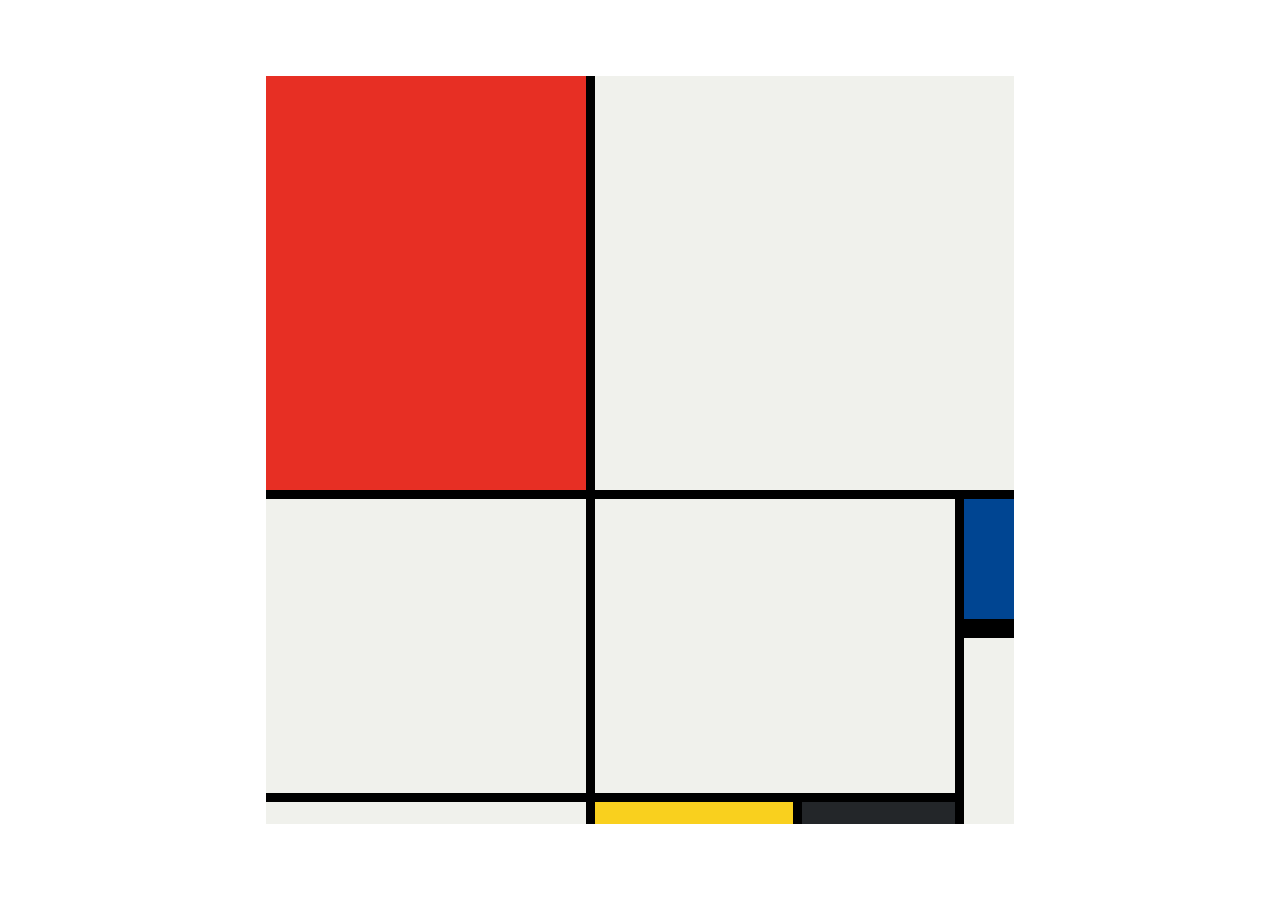
<file: CSS/10.3 Mondrian Project/index.html>
<!DOCTYPE html>
<html lang="en">

<head>
  <meta charset="UTF-8">
  <meta name="viewport" content="width=device-width, initial-scale=1.0">
  <title>Mondrian Project</title>
  <style>
    /* 
    Write your CSS here 
    Gap Colour: #000
    White: #F0F1EC
    Red: #E72F24
    Black: #232629
    Blue: #004592
    Yellow: #F9D01E

    For dimensions, see dimensions.png image.
    HINT: Remember you can't change the properties of grid lines.
    But grid lines are transparent!
    */
    body {
      display: flex;
      justify-content: center;
      align-items: center;
      height: 100vh;
      margin: 0;
      padding: 0;
    }

    .container {
      height: 748px;
      width: 748px;
      display: grid;
      background-color: #000;
      grid-template-columns: 320px 198px 153px 50px;
      grid-template-rows: 414px 130px 155px 22px;
      gap: 9px;
    }

    .item {
      background-color: #F0F1EC;
    }

    .red {
      background-color: #E72F24;
    }

    .white1 {
      grid-column: span 3;
    }

    .white2 {
      grid-row: span 2;
    }

    .white3 {
      grid-area: 2 / 2 / 4 /4
    }

    .blue {
      background-color: #004592;
      border-bottom: 10px solid #000;
    }

    .white4 {
      grid-row: span 2;
    }

    .yellow {
      background-color: #F9D01E;
    }

    .black {
      background-color: #232629;
    }
  </style>
</head>

<body>
  <!-- Write your HTML here -->
  <div class="container">
    <div class="item red"></div>
    <div class="item white1"></div>
    <div class="item white2"></div>
    <div class="item white3"></div>
    <div class="item blue"></div>
    <div class="item white4"></div>
    <div class="item"></div>
    <div class="item yellow"></div>
    <div class="item black"></div>
  </div>

</body>

</html>
</file>
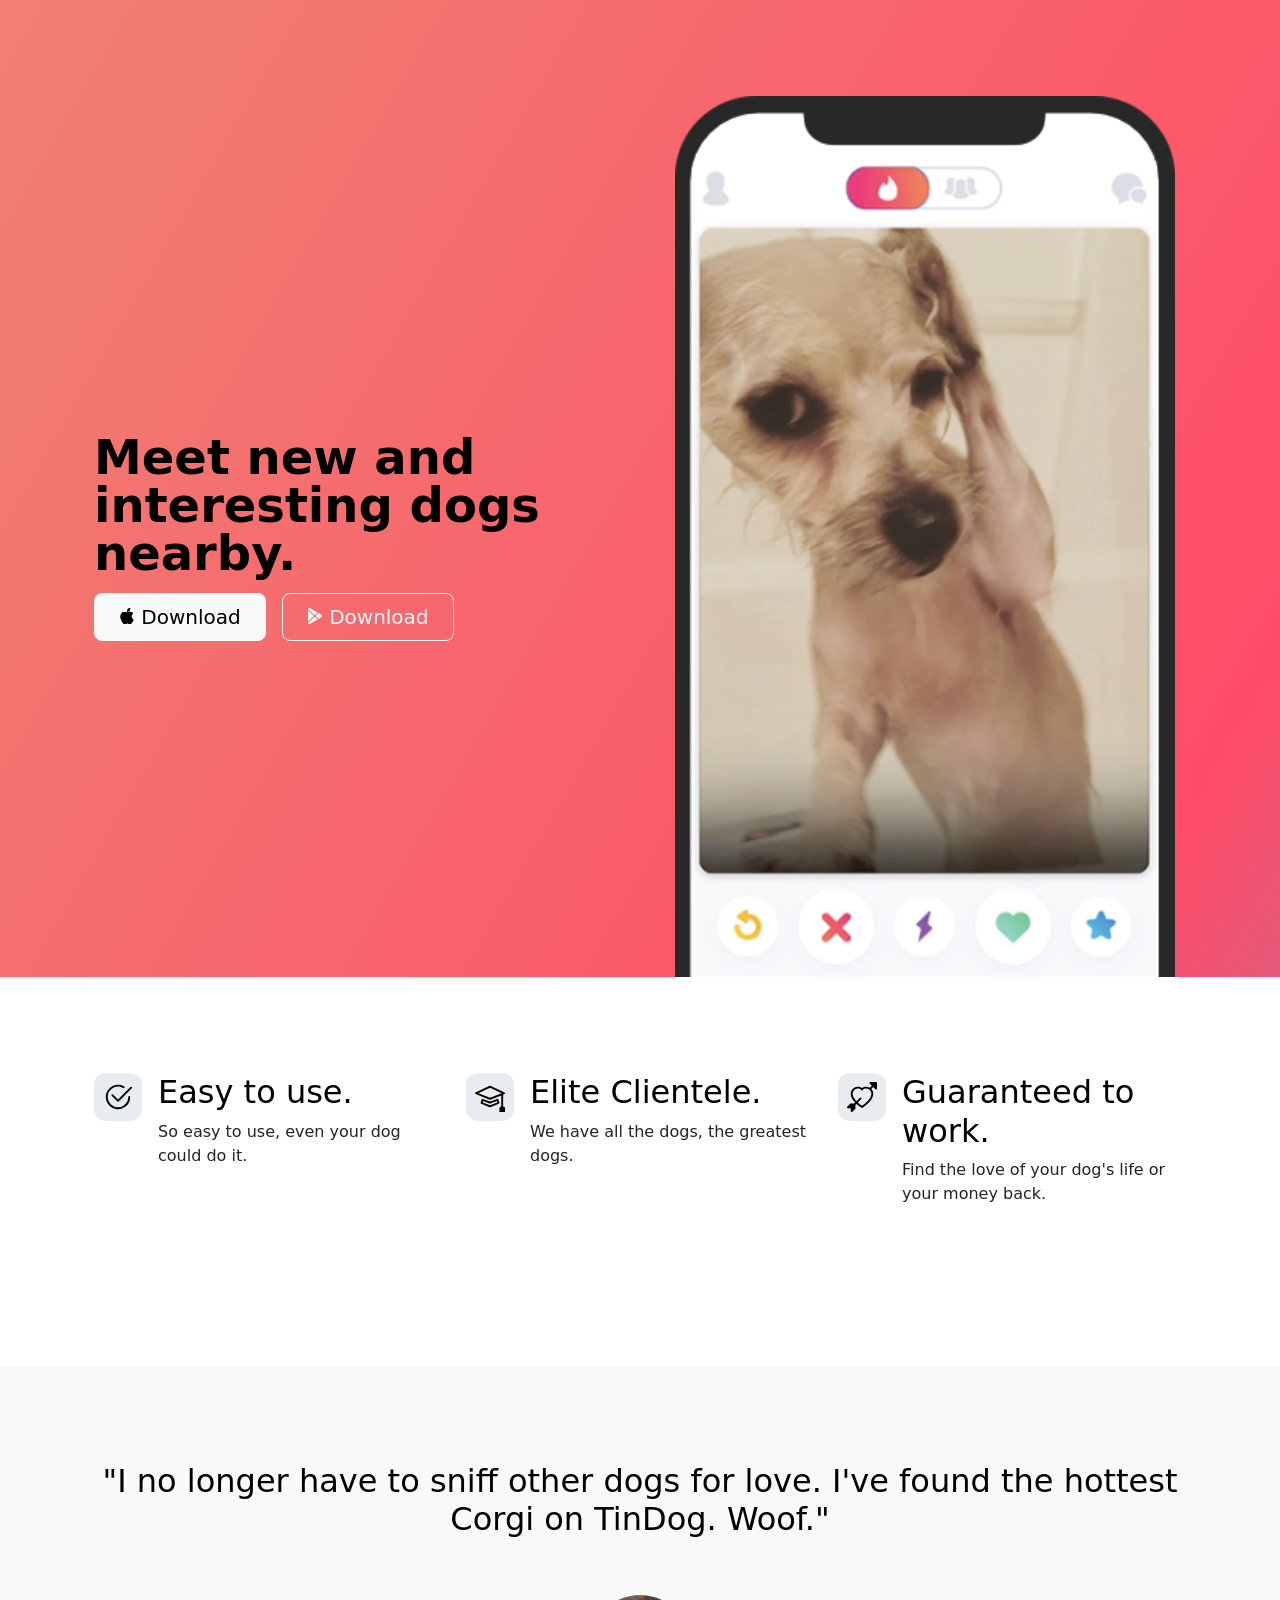
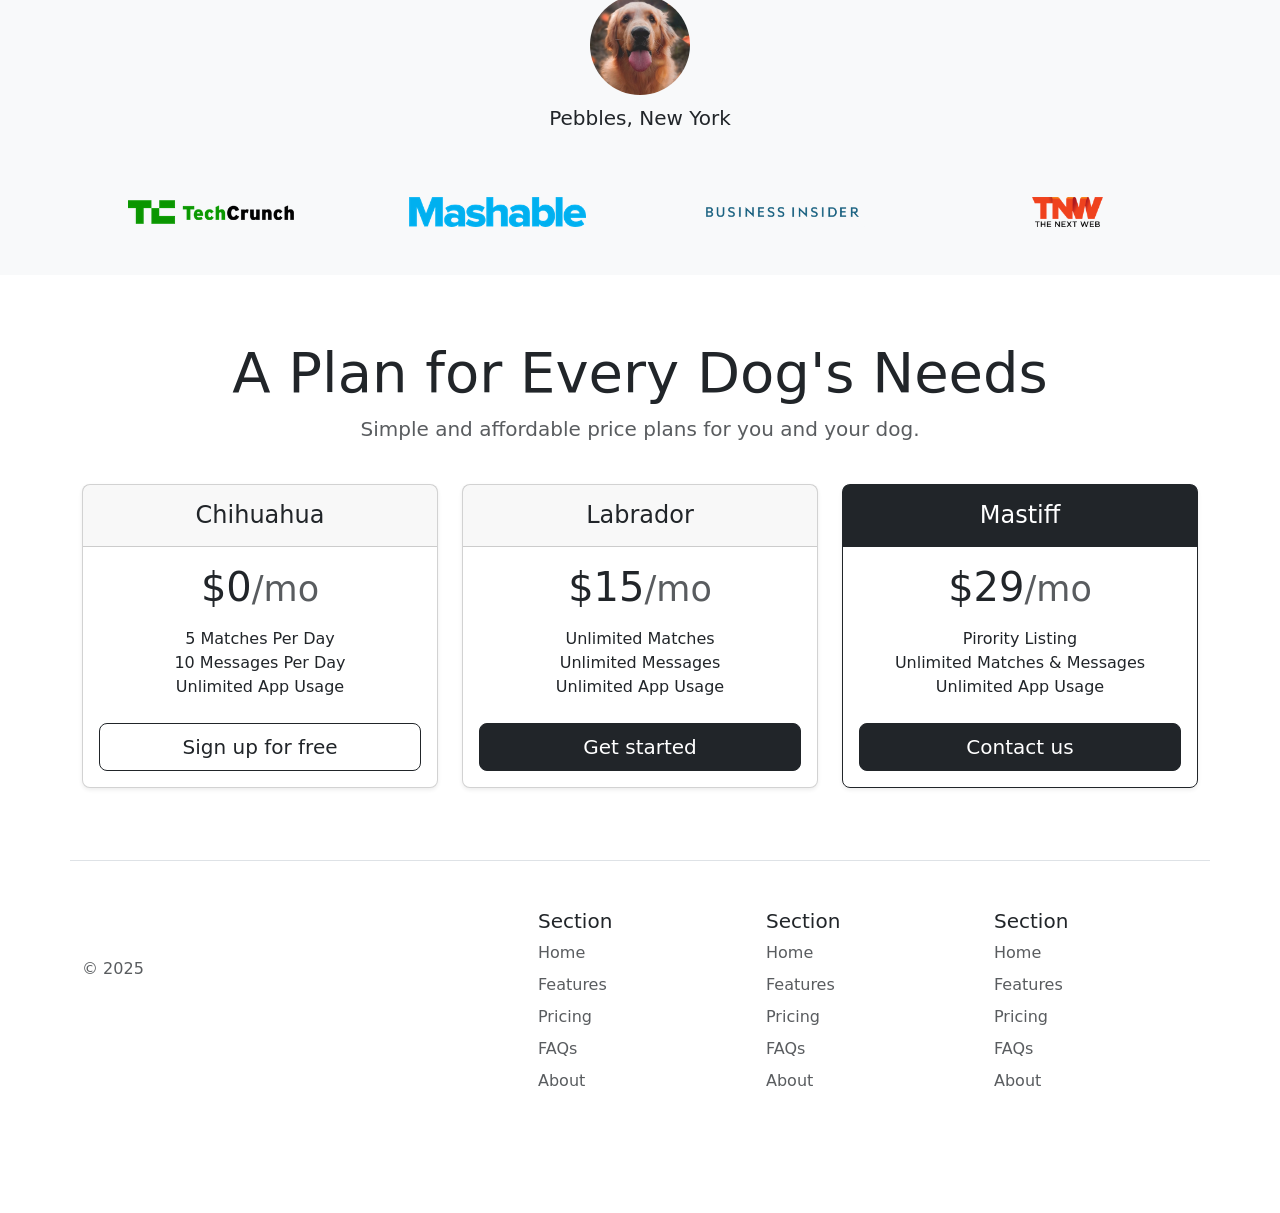
<file: CSS/11.3 TinDog Project/index.html>
<!DOCTYPE html>
<html lang="en">

<head>
  <meta charset="UTF-8">
  <meta name="viewport" content="width=device-width, initial-scale=1.0">
  <title>TinDog Project</title>
  <link href="https://cdn.jsdelivr.net/npm/bootstrap@5.3.8/dist/css/bootstrap.min.css" rel="stylesheet"
    integrity="sha384-sRIl4kxILFvY47J16cr9ZwB07vP4J8+LH7qKQnuqkuIAvNWLzeN8tE5YBujZqJLB" crossorigin="anonymous">
</head>

<link rel="stylesheet" href="./css/style.css">

<body>

  <!-- Title -->
  <section id="title" class="gradient-background">
    <div class="container col-xxl-8 px-4 pt-5">
      <div class="row flex-lg-row-reverse align-items-center g-5 pt-5">
        <div class="col-10 col-sm-8 col-lg-6"> <img src="./images/iphone.png" class="d-block mx-lg-auto img-fluid"
            alt="iphone " width="500" height="500" loading="lazy"> </div>
        <div class="col-lg-6">
          <h1 class="display-5 fw-bold text-body-emphasis lh-1 mb-3">Meet new and interesting dogs nearby.</h1>
          <div class="d-grid gap-2 d-md-flex justify-content-md-start"> <button type="button"
              class="btn btn-light btn-lg px-4 me-md-2"> <svg xmlns="http://www.w3.org/2000/svg" width="16" height="16"
                fill="currentColor" class="bi bi-apple mb-1" viewBox="0 0 16 16">
                <path
                  d="M11.182.008C11.148-.03 9.923.023 8.857 1.18c-1.066 1.156-.902 2.482-.878 2.516.024.034 1.52.087 2.475-1.258.955-1.345.762-2.391.728-2.43Zm3.314 11.733c-.048-.096-2.325-1.234-2.113-3.422.212-2.189 1.675-2.789 1.698-2.854.023-.065-.597-.79-1.254-1.157a3.692 3.692 0 0 0-1.563-.434c-.108-.003-.483-.095-1.254.116-.508.139-1.653.589-1.968.607-.316.018-1.256-.522-2.267-.665-.647-.125-1.333.131-1.824.328-.49.196-1.422.754-2.074 2.237-.652 1.482-.311 3.83-.067 4.56.244.729.625 1.924 1.273 2.796.576.984 1.34 1.667 1.659 1.899.319.232 1.219.386 1.843.067.502-.308 1.408-.485 1.766-.472.357.013 1.061.154 1.782.539.571.197 1.111.115 1.652-.105.541-.221 1.324-1.059 2.238-2.758.347-.79.505-1.217.473-1.282Z" />
                <path
                  d="M11.182.008C11.148-.03 9.923.023 8.857 1.18c-1.066 1.156-.902 2.482-.878 2.516.024.034 1.52.087 2.475-1.258.955-1.345.762-2.391.728-2.43Zm3.314 11.733c-.048-.096-2.325-1.234-2.113-3.422.212-2.189 1.675-2.789 1.698-2.854.023-.065-.597-.79-1.254-1.157a3.692 3.692 0 0 0-1.563-.434c-.108-.003-.483-.095-1.254.116-.508.139-1.653.589-1.968.607-.316.018-1.256-.522-2.267-.665-.647-.125-1.333.131-1.824.328-.49.196-1.422.754-2.074 2.237-.652 1.482-.311 3.83-.067 4.56.244.729.625 1.924 1.273 2.796.576.984 1.34 1.667 1.659 1.899.319.232 1.219.386 1.843.067.502-.308 1.408-.485 1.766-.472.357.013 1.061.154 1.782.539.571.197 1.111.115 1.652-.105.541-.221 1.324-1.059 2.238-2.758.347-.79.505-1.217.473-1.282Z" />
              </svg> Download</button>

            <button type="button" class="btn btn-outline-light btn-lg px-4"> <svg xmlns="http://www.w3.org/2000/svg"
                width="16" height="16" fill="currentColor" class="bi bi-google-play mb-1" viewBox="0 0 16 16">
                <path
                  d="M14.222 9.374c1.037-.61 1.037-2.137 0-2.748L11.528 5.04 8.32 8l3.207 2.96 2.694-1.586Zm-3.595 2.116L7.583 8.68 1.03 14.73c.201 1.029 1.36 1.61 2.303 1.055l7.294-4.295ZM1 13.396V2.603L6.846 8 1 13.396ZM1.03 1.27l6.553 6.05 3.044-2.81L3.333.215C2.39-.341 1.231.24 1.03 1.27Z" />
              </svg>
              Download</button>
          </div>
        </div>
      </div>
    </div>
  </section>


  <!-- Features -->
  <section id="features">

    <div class="container px-4 py-5" id="hanging-icons">
      <div class="row g-4 py-5 row-cols-1 row-cols-lg-3">
        <div class="col d-flex align-items-start">
          <div
            class="icon-square text-body-emphasis bg-body-secondary d-inline-flex align-items-center justify-content-center fs-4 flex-shrink-0 me-3">
            <svg xmlns="http://www.w3.org/2000/svg" height="30" fill="currentColor" class="bi bi-check2-circle"
              viewBox="0 0 16 16">
              <path
                d="M2.5 8a5.5 5.5 0 0 1 8.25-4.764.5.5 0 0 0 .5-.866A6.5 6.5 0 1 0 14.5 8a.5.5 0 0 0-1 0 5.5 5.5 0 1 1-11 0z" />
              <path
                d="M15.354 3.354a.5.5 0 0 0-.708-.708L8 9.293 5.354 6.646a.5.5 0 1 0-.708.708l3 3a.5.5 0 0 0 .708 0l7-7z" />
            </svg>
          </div>
          <div>
            <h3 class="fs-2 text-body-emphasis"> Easy to use.</h3>
            <p>So easy to use, even your dog could do it.</p>
          </div>
        </div>


        <div class="col d-flex align-items-start">
          <div
            class="icon-square text-body-emphasis bg-body-secondary d-inline-flex align-items-center justify-content-center fs-4 flex-shrink-0 me-3">
            <svg xmlns="http://www.w3.org/2000/svg" height="30" fill="currentColor" class="bi bi-mortarboard"
              viewBox="0 0 16 16">
              <path
                d="M8.211 2.047a.5.5 0 0 0-.422 0l-7.5 3.5a.5.5 0 0 0 .025.917l7.5 3a.5.5 0 0 0 .372 0L14 7.14V13a1 1 0 0 0-1 1v2h3v-2a1 1 0 0 0-1-1V6.739l.686-.275a.5.5 0 0 0 .025-.917l-7.5-3.5ZM8 8.46 1.758 5.965 8 3.052l6.242 2.913L8 8.46Z" />
              <path
                d="M4.176 9.032a.5.5 0 0 0-.656.327l-.5 1.7a.5.5 0 0 0 .294.605l4.5 1.8a.5.5 0 0 0 .372 0l4.5-1.8a.5.5 0 0 0 .294-.605l-.5-1.7a.5.5 0 0 0-.656-.327L8 10.466 4.176 9.032Zm-.068 1.873.22-.748 3.496 1.311a.5.5 0 0 0 .352 0l3.496-1.311.22.748L8 12.46l-3.892-1.556Z" />
            </svg>
          </div>
          <div>
            <h3 class="fs-2 text-body-emphasis">Elite Clientele.</h3>
            <p>We have all the dogs, the greatest dogs.</p>
          </div>
        </div>


        <div class="col d-flex align-items-start">
          <div
            class="icon-square text-body-emphasis bg-body-secondary d-inline-flex align-items-center justify-content-center fs-4 flex-shrink-0 me-3">
            <svg xmlns="http://www.w3.org/2000/svg" height="30" fill="currentColor" class="bi bi-arrow-through-heart"
              viewBox="0 0 16 16">
              <path fill-rule="evenodd"
                d="M2.854 15.854A.5.5 0 0 1 2 15.5V14H.5a.5.5 0 0 1-.354-.854l1.5-1.5A.5.5 0 0 1 2 11.5h1.793l.53-.53c-.771-.802-1.328-1.58-1.704-2.32-.798-1.575-.775-2.996-.213-4.092C3.426 2.565 6.18 1.809 8 3.233c1.25-.98 2.944-.928 4.212-.152L13.292 2 12.147.854A.5.5 0 0 1 12.5 0h3a.5.5 0 0 1 .5.5v3a.5.5 0 0 1-.854.354L14 2.707l-1.006 1.006c.236.248.44.531.6.845.562 1.096.585 2.517-.213 4.092-.793 1.563-2.395 3.288-5.105 5.08L8 13.912l-.276-.182a21.86 21.86 0 0 1-2.685-2.062l-.539.54V14a.5.5 0 0 1-.146.354l-1.5 1.5Zm2.893-4.894A20.419 20.419 0 0 0 8 12.71c2.456-1.666 3.827-3.207 4.489-4.512.679-1.34.607-2.42.215-3.185-.817-1.595-3.087-2.054-4.346-.761L8 4.62l-.358-.368c-1.259-1.293-3.53-.834-4.346.761-.392.766-.464 1.845.215 3.185.323.636.815 1.33 1.519 2.065l1.866-1.867a.5.5 0 1 1 .708.708L5.747 10.96Z" />
            </svg>
          </div>
          <div>
            <h3 class="fs-2 text-body-emphasis">Guaranteed to work.</h3>
            <p>Find the love of your dog's life or your money back.</p>
          </div>
        </div>
      </div>
    </div>
  </section>


  <!-- Testimonial -->
  <section id="testimonial">
    <div class="my-5">
      <div class="p-5 text-center bg-body-tertiary">
        <div class="container py-5">
          <h2 class="text-body-emphasis">"I no longer have to sniff other dogs for love. I've found the hottest Corgi
            on
            TinDog. Woof."</h2>
          <img class="profile-img mt-5" src="./images/dog-img.jpg" alt="dog image">
          <p class="col-lg-8 mx-auto lead mt-2">
            Pebbles, New York
          </p>
        </div>

        <div class="container">
          <div class="row">
            <div class="col-lg-3 col-sm-12">
              <img src="./images/techcrunch.png" alt="techcrunch" height="30">
            </div>
            <div class="col-lg-3 col-sm-12">
              <img src="./images/mashable.png" alt="mashable" height="30">
            </div>
            <div class="col-lg-3 col-sm-12">
              <img src="./images/bizinsider.png" alt="bizinsider" height="30">
            </div>
            <div class="col-lg-3 col-sm-12">
              <img src="./images/tnw.png" alt="tnw" height="30">
            </div>
          </div>
        </div>
      </div>
    </div>
  </section>


  <!-- Pricing -->

  <section id="pricing">
    <div class="container">
      <div class="pricing-header p-3 pb-md-4 mx-auto text-center">
        <h2 class="display-4 fw-normal">A Plan for Every Dog's Needs</h2>
        <p class="fs-5 text-body-secondary">Simple and affordable price plans for you and your dog.
        </p>
      </div>
      <div class="row row-cols-1 row-cols-md-3 mb-3 text-center">
        <div class="col">
          <div class="card mb-4 rounded-3 shadow-sm">
            <div class="card-header py-3">
              <h4 class="my-0 fw-normal">Chihuahua</h4>
            </div>
            <div class="card-body">
              <h1 class="card-title pricing-card-title">$0<small class="text-body-secondary fw-light">/mo</small></h1>
              <ul class="list-unstyled mt-3 mb-4">
                <li>5 Matches Per Day</li>
                <li>10 Messages Per Day</li>
                <li>Unlimited App Usage</li>
              </ul>
              <button type="button" class="w-100 btn btn-lg btn-outline-dark">Sign up for free</button>
            </div>
          </div>
        </div>
        <div class="col">
          <div class="card mb-4 rounded-3 shadow-sm">
            <div class="card-header py-3">
              <h4 class="my-0 fw-normal">Labrador</h4>
            </div>
            <div class="card-body">
              <h1 class="card-title pricing-card-title">$15<small class="text-body-secondary fw-light">/mo</small></h1>
              <ul class="list-unstyled mt-3 mb-4">
                <li>Unlimited Matches</li>
                <li>Unlimited Messages</li>
                <li>Unlimited App Usage</li>
              </ul>
              <button type="button" class="w-100 btn btn-lg btn-dark">Get started</button>
            </div>
          </div>
        </div>
        <div class="col">
          <div class="card mb-4 rounded-3 shadow-sm border-dark">
            <div class="card-header py-3 text-bg-dark border-dark">
              <h4 class="my-0 fw-normal">Mastiff</h4>
            </div>
            <div class="card-body">
              <h1 class="card-title pricing-card-title">$29<small class="text-body-secondary fw-light">/mo</small></h1>
              <ul class="list-unstyled mt-3 mb-4">
                <li>Pirority Listing</li>
                <li>Unlimited Matches &amp; Messages</li>
                <li>Unlimited App Usage</li>
              </ul>
              <button type="button" class="w-100 btn btn-lg btn-dark">Contact us</button>
            </div>
          </div>
        </div>
      </div>
    </div>
  </section>

  <!-- Footer -->
  <section id="footer">
    <div class="container">
      <footer class="row row-cols-1 row-cols-sm-2 row-cols-md-5 py-5 my-5 border-top">
        <div class="col mb-3"> <a href="/"
            class="d-flex align-items-center mb-3 link-body-emphasis text-decoration-none" aria-label="Bootstrap"> <svg
              class="bi me-2" width="40" height="32" aria-hidden="true">
              <use xlink:href="#bootstrap"></use>
            </svg> </a>
          <p class="text-body-secondary">© 2025</p>
        </div>
        <div class="col mb-3"></div>
        <div class="col mb-3">
          <h5>Section</h5>
          <ul class="nav flex-column">
            <li class="nav-item mb-2"><a href="#" class="nav-link p-0 text-body-secondary">Home</a></li>
            <li class="nav-item mb-2"><a href="#" class="nav-link p-0 text-body-secondary">Features</a></li>
            <li class="nav-item mb-2"><a href="#" class="nav-link p-0 text-body-secondary">Pricing</a></li>
            <li class="nav-item mb-2"><a href="#" class="nav-link p-0 text-body-secondary">FAQs</a></li>
            <li class="nav-item mb-2"><a href="#" class="nav-link p-0 text-body-secondary">About</a></li>
          </ul>
        </div>
        <div class="col mb-3">
          <h5>Section</h5>
          <ul class="nav flex-column">
            <li class="nav-item mb-2"><a href="#" class="nav-link p-0 text-body-secondary">Home</a></li>
            <li class="nav-item mb-2"><a href="#" class="nav-link p-0 text-body-secondary">Features</a></li>
            <li class="nav-item mb-2"><a href="#" class="nav-link p-0 text-body-secondary">Pricing</a></li>
            <li class="nav-item mb-2"><a href="#" class="nav-link p-0 text-body-secondary">FAQs</a></li>
            <li class="nav-item mb-2"><a href="#" class="nav-link p-0 text-body-secondary">About</a></li>
          </ul>
        </div>
        <div class="col mb-3">
          <h5>Section</h5>
          <ul class="nav flex-column">
            <li class="nav-item mb-2"><a href="#" class="nav-link p-0 text-body-secondary">Home</a></li>
            <li class="nav-item mb-2"><a href="#" class="nav-link p-0 text-body-secondary">Features</a></li>
            <li class="nav-item mb-2"><a href="#" class="nav-link p-0 text-body-secondary">Pricing</a></li>
            <li class="nav-item mb-2"><a href="#" class="nav-link p-0 text-body-secondary">FAQs</a></li>
            <li class="nav-item mb-2"><a href="#" class="nav-link p-0 text-body-secondary">About</a></li>
          </ul>
        </div>
      </footer>
    </div>
  </section>
</body>

</html>
</file>
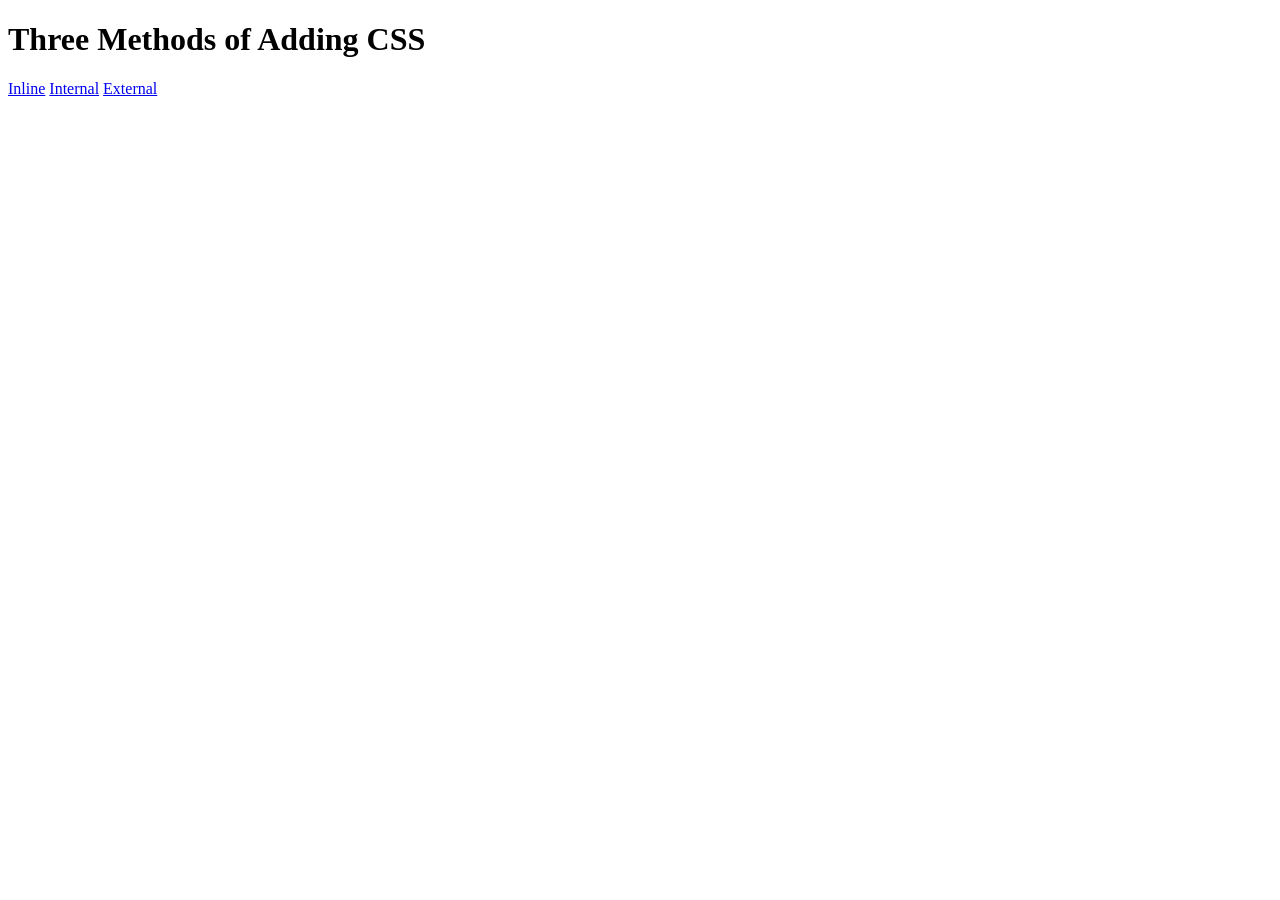
<file: CSS/5.1+Adding+CSS/index.html>
<!DOCTYPE html>
<html lang="en">

<head>
  <meta charset="UTF-8">
  <title>Adding CSS</title>
</head>

<body>
  <h1>Three Methods of Adding CSS</h1>
 <a href="./inline.html">Inline</a> 
 <a href="./internal.html">Internal</a>
 <a href="./external.html">External</a>
</body>

</html>
</file>
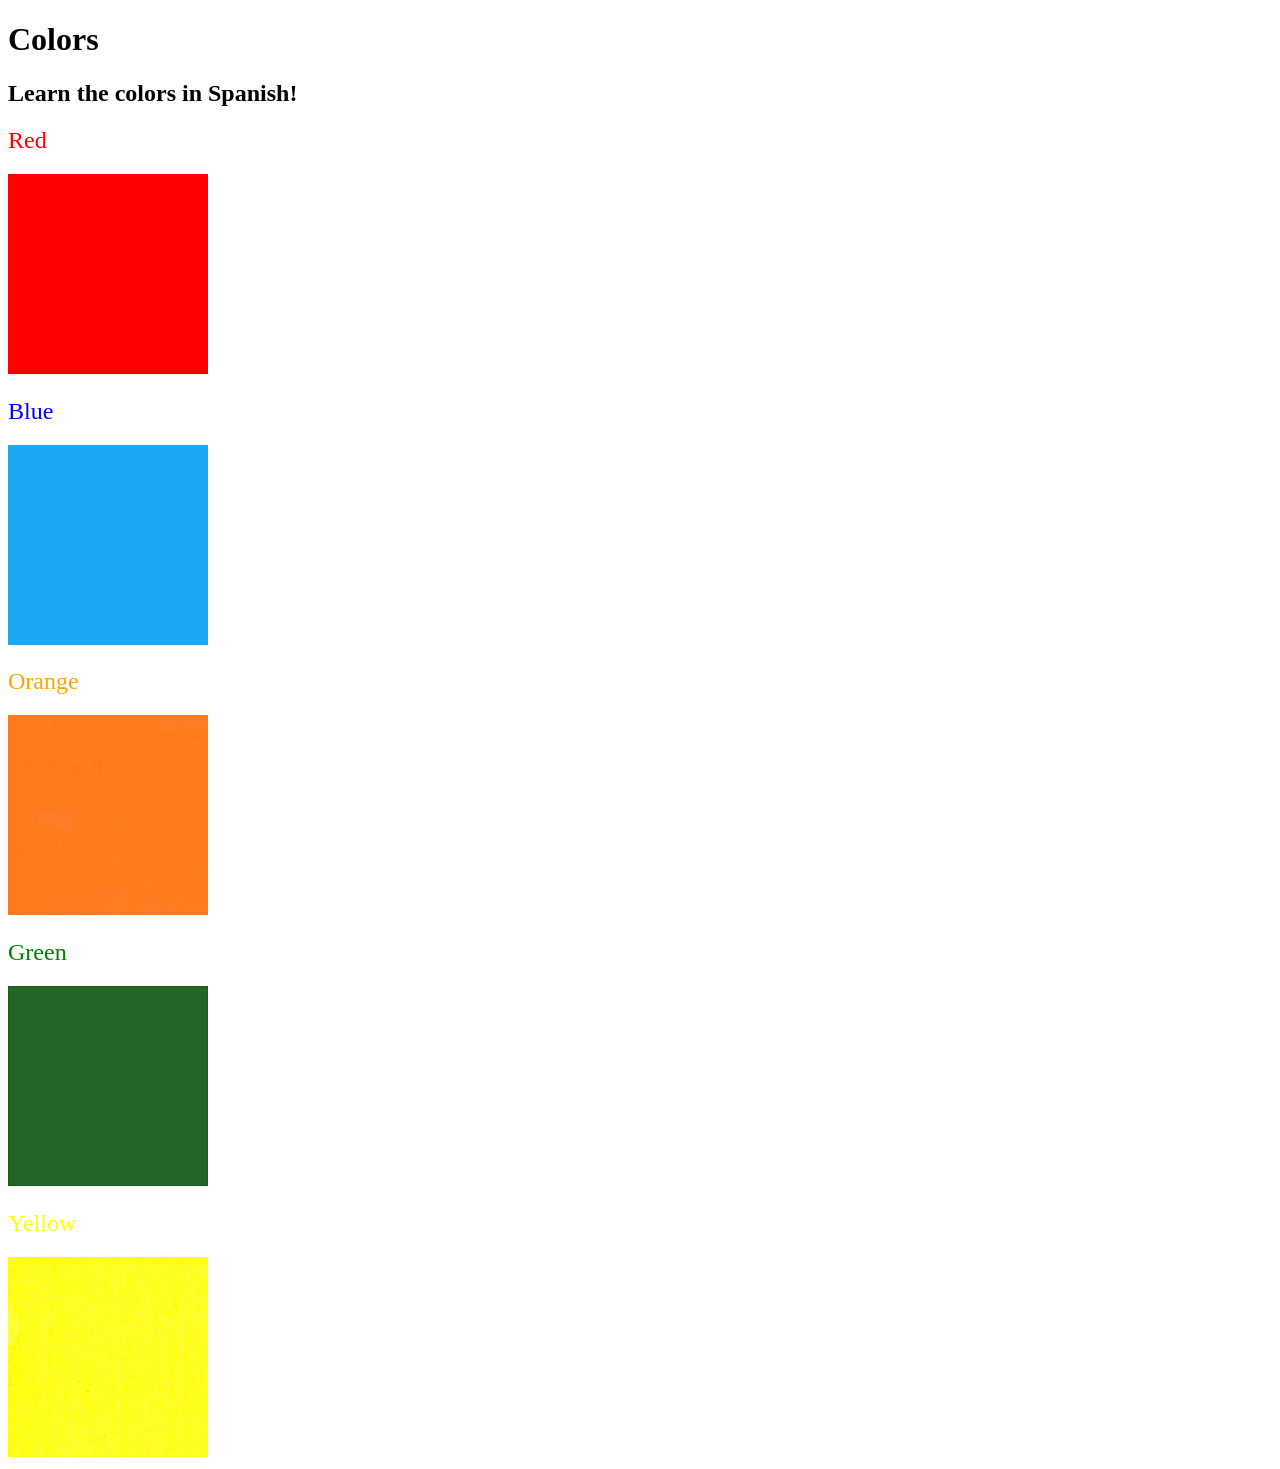
<file: CSS/5.4+Color+Vocab+Project/index.html>
<!DOCTYPE html>
<html lang="en">

<head>
  <meta charset="UTF-8" />
  <title>color Vocabulary</title>
  <link rel="stylesheet" href="./style.css" />
</head>

<body>
  <h1>Colors</h1>
  <h2>Learn the colors in Spanish!</h2>
  <h2 class="color-title" id="red">Red</h2>
  <img src="./assets/images/red.png" alt="red" />

  <h2 class="color-title" id="blue">Blue</h2>
  <img src="./assets/images/blue.png" alt="blue" />

  <h2 class="color-title" id="orange">Orange</h2>
  <img src="./assets/images/orange.png" alt="orange" />

  <h2 class="color-title" id="green">Green</h2>
  <img src="./assets/images/green.png" alt="green" />

  <h2 class="color-title" id="yellow">Yellow</h2>
  <img src="./assets/images/yellow.png" alt="yellow" />
</body>

</html>

<!-- 
TODOs
IMPORTANT: You should not need to make ANY CHANGES to index.html
All code should be written in your CSS file.

1. Create a CSS file and incorporate it as an external stylesheet.
2. Use CSS to style each of the color titles to meaning. 
Hint: Use the id to help if you don't know the words in spanish.
3. Use CSS to change all the color titles to have "font-weight: normal;"
4. Use CSS (not HTML) to make all the images 200px heigh and 200px wide. 
Hint: 
https://developer.mozilla.org/en-US/docs/Web/CSS/height
https://developer.mozilla.org/en-US/docs/Web/CSS/width
-->
</file>
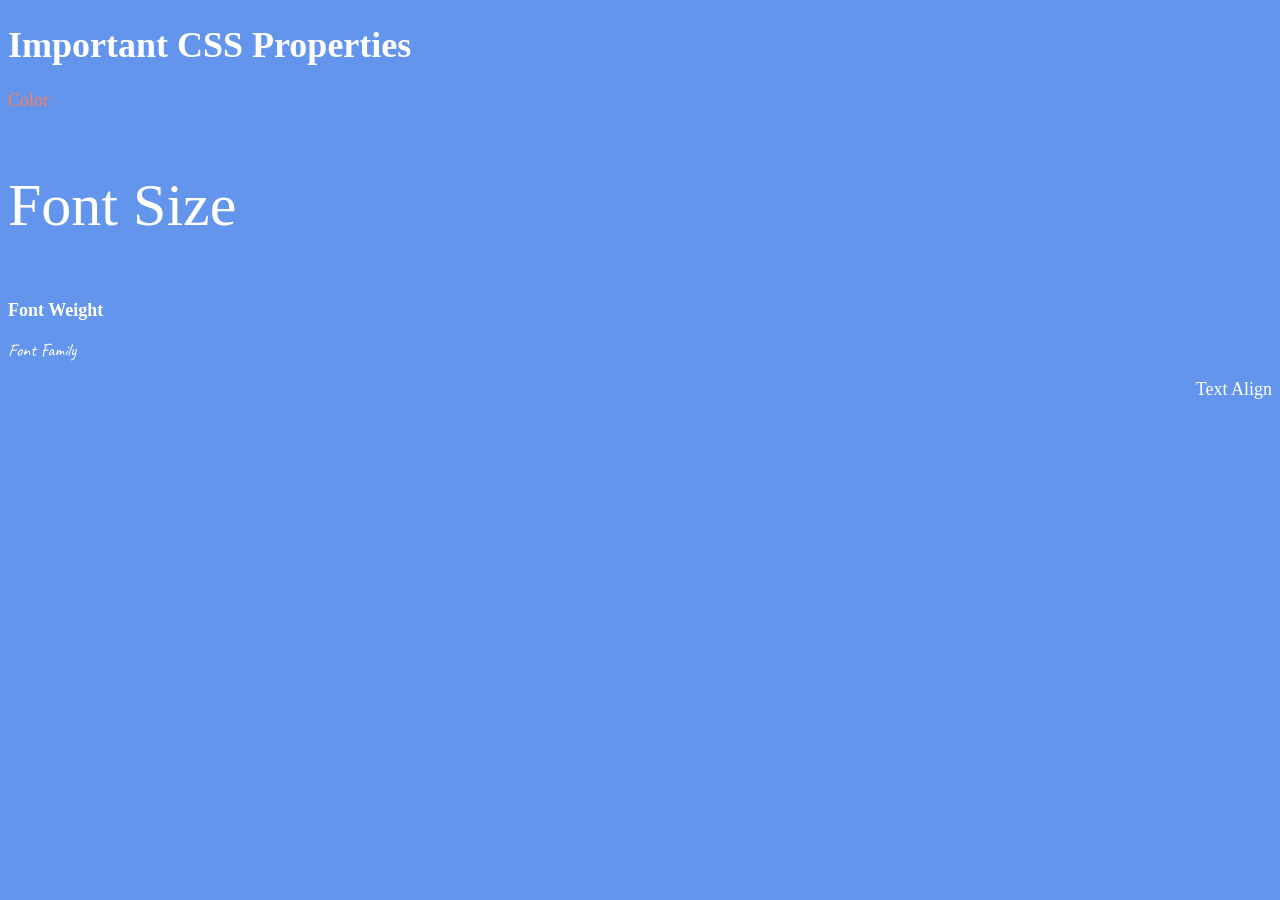
<file: CSS/6.1+Font+Properties/index.html>
<!DOCTYPE html>
<html lang="en">

<head>
  <meta charset="UTF-8">
  <title>CSS Properties</title>
  <style>
    body {
      background-color: cornflowerblue;
      color: white;
      font-size: 18px;
    }

    /* Don't change the CSS above, add Your CSS below */
    .color{
             color: coral;
          }
    
    .font-size{
                font-size: 2rem;
              }

    .weight{
              font-weight: 900;
           }

    .font-family{
                  font-family: caveat,specimen;
                }

    .text-align{
            text-align:end;
    }

    html{
          font-size: 30px;
    }
  </style>

  <link rel="preconnect" href="https://fonts.googleapis.com">
<link rel="preconnect" href="https://fonts.gstatic.com" crossorigin>
<link href="https://fonts.googleapis.com/css2?family=Caveat:wght@400..700&display=swap" rel="stylesheet">
</head>

<body>
  <h1>Important CSS Properties</h1>
  <p class="color">Color</p>
  <p class="font-size">Font Size</p>
  <p class="weight">Font Weight</p>
  <p class="font-family">Font Family</p>
  <p class="text-align">Text Align</p>

  <!-- TODOs
  1. Change the color of <p>Color</p> to "coral" color.
  2. Change the font size of <p>Font Size</p> to 2X the size of the root font size.
  3. Change the font weight of <p>Font Weight</p> to 900.
  4. Change the font family of <p>Font Family</p> to the Google font Caveat with regular (400) font weight.
  Link: https://fonts.google.com/specimen/Caveat
  5. Change the <p>Text Align</p> to right align.
  6. Change the the root (html element) font size to 30px -->
</body>

</html>
</file>
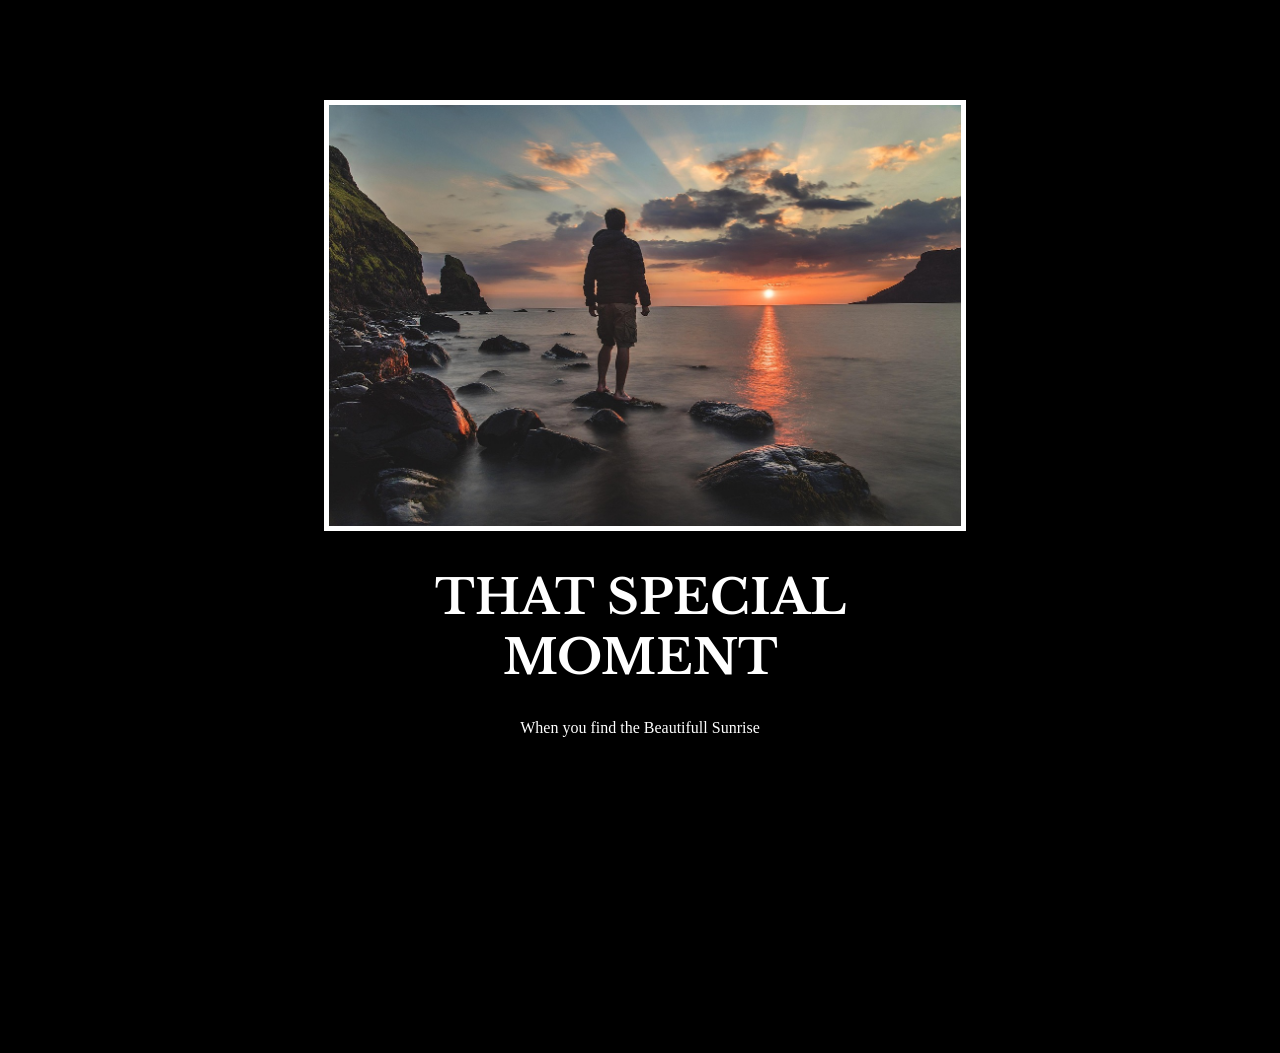
<file: CSS/6.4+Motivation+Meme+Project/index.html>
<!DOCTYPE html>
<html lang="en">

<head>
  <meta charset="UTF-8">
  <meta name="viewport" content="width=device-width, initial-scale=1.0">
  <title>Motivational Poster Website</title>

  <link rel="stylesheet" href="style.css">

  <link rel="preconnect" href="https://fonts.googleapis.com">
  <link rel="preconnect" href="https://fonts.gstatic.com" crossorigin>
  <link href="https://fonts.googleapis.com/css2?family=Libre+Baskerville:ital,wght@0,400;0,700;1,400&display=swap"
    rel="stylesheet">

</head>

<body>
  <div class="poster"><img src="./assets/images/sunrise.jpg" alt="sunrise">
    <h1>That Special Moment</h1>
    <p>When you find the Beautifull Sunrise</p>
  </div>


</body>

</html><!-- 
  TODO: Create a motivational post website.
Style it how ever you like. 
Look at the goal image for inspiration.
But it must have the following features:
1. The main h1 text should be using the Regular Libre Baskerville Font from Google Fonts:
  https://fonts.google.com/specimen/Libre+Baskerville
2. The text should be white and background black.
3. Add your own image into the images folder inside assets. It should have a 5px white border.
4. The text should be center aligned.
5. Create a div to contain the h1, p and img elements. Adjust the margins so that the image and text are centered on the page. 
  Hint: You horizontally center a div by giving it a width of 50% and a margin-left of 25%.
  Hint: Set the image to have a width of 100% so it fills the div. 
6. Read about the text-transform property on MDN docs to make the h1 uppercase with CSS.
  https://developer.mozilla.org/en-US/docs/Web/CSS/text-transform 
-->
</file>
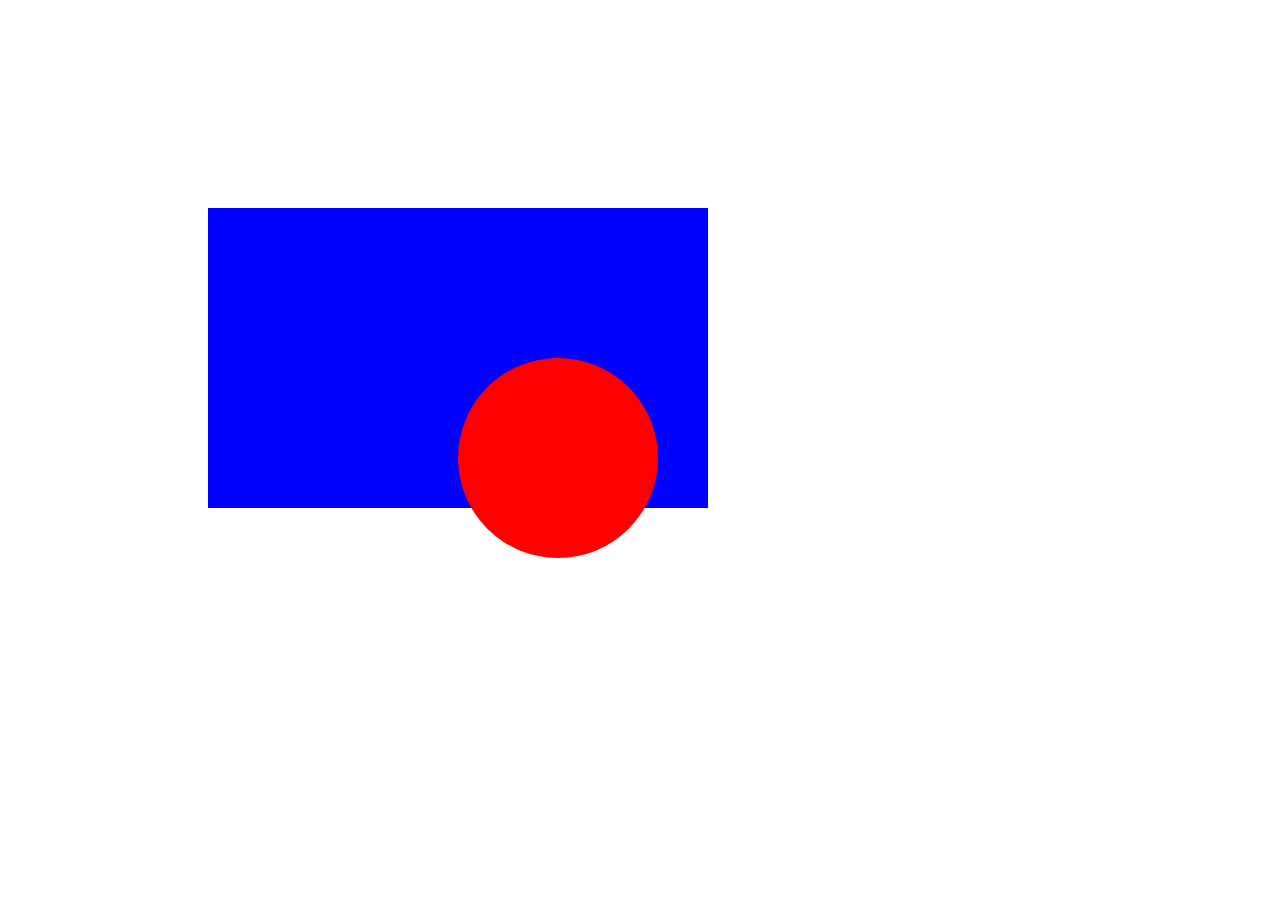
<file: CSS/7.2+CSS+Positioning/index.html>
<!DOCTYPE html>
<html>

<head>
  <title>CSS Positioning Exercise</title>
  <style>
    /* Write your code here */
    .blue-box
    {
      background-color: blue;
      position: relative;
      top: 200px;
      left: 200px;
      height: 300px;
      width: 500px;
    }

     .red-circle
    {
      height: 200px;
      width: 200px;
      background-color: red;
      border-radius: 50%;
      position:absolute;
      top: 150px;
      left: 250px;
    }

  </style>

</head>
<body>
  <div class="blue-box">
    <div class="red-circle">
    </div>
  </div>

</body>

</html>
</file>
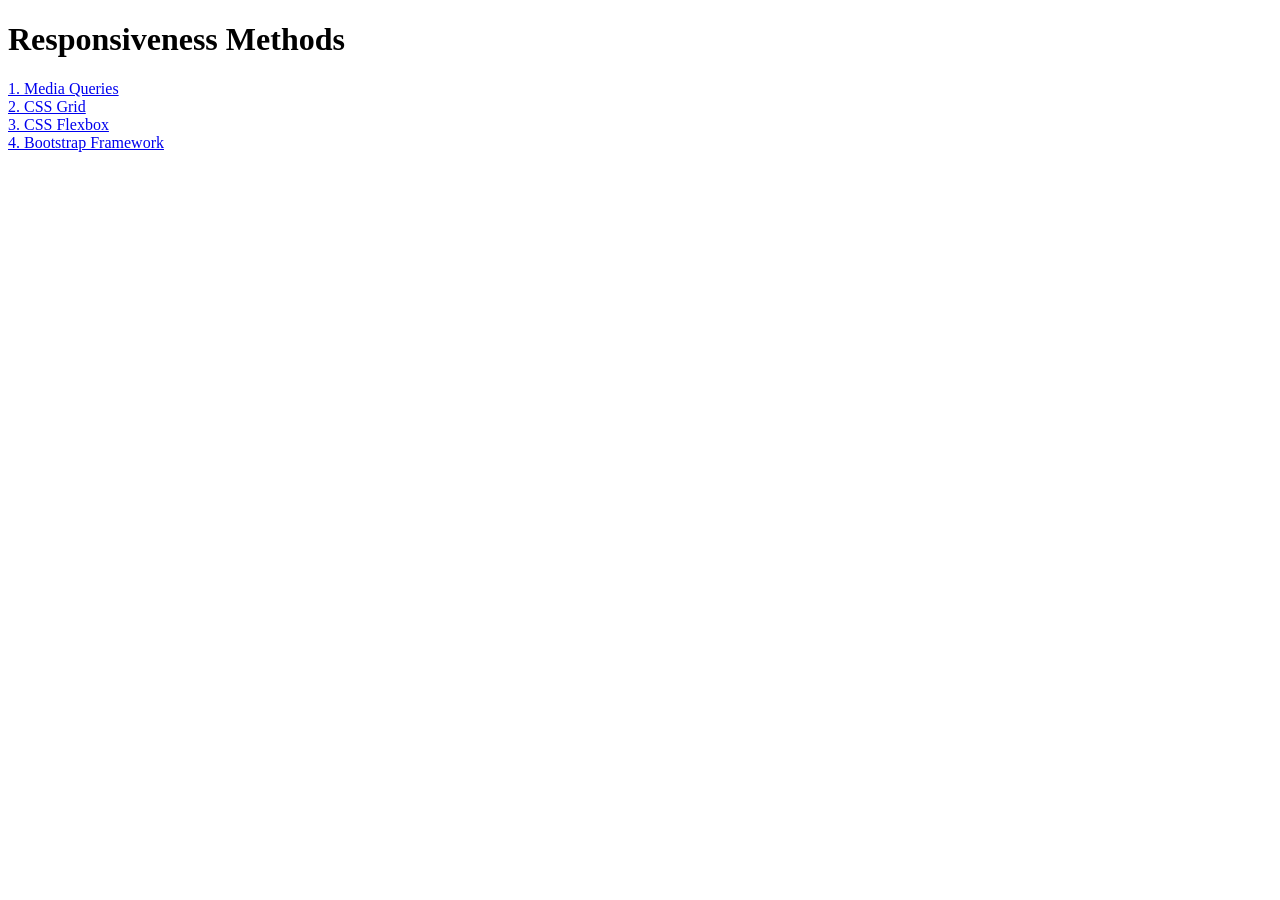
<file: CSS/8.2+Responsiveness/index.html>
<!DOCTYPE html>
<html lang="en">

<head>
  <meta charset="UTF-8">
  <meta name="viewport" content="width=device-width, initial-scale=1.0">
  <title>Responsiveness</title>
  <style>
    a {
      display: block;
    }
  </style>
</head>

<body>
  <h1>Responsiveness Methods</h1>
  <a href="./media-query.html">1. Media Queries</a>
  <a href="./grid.html">2. CSS Grid</a>
  <a href="./flexbox.html">3. CSS Flexbox</a>
  <a href="./bootstrap.html">4. Bootstrap Framework</a>
</body>

</html>
</file>
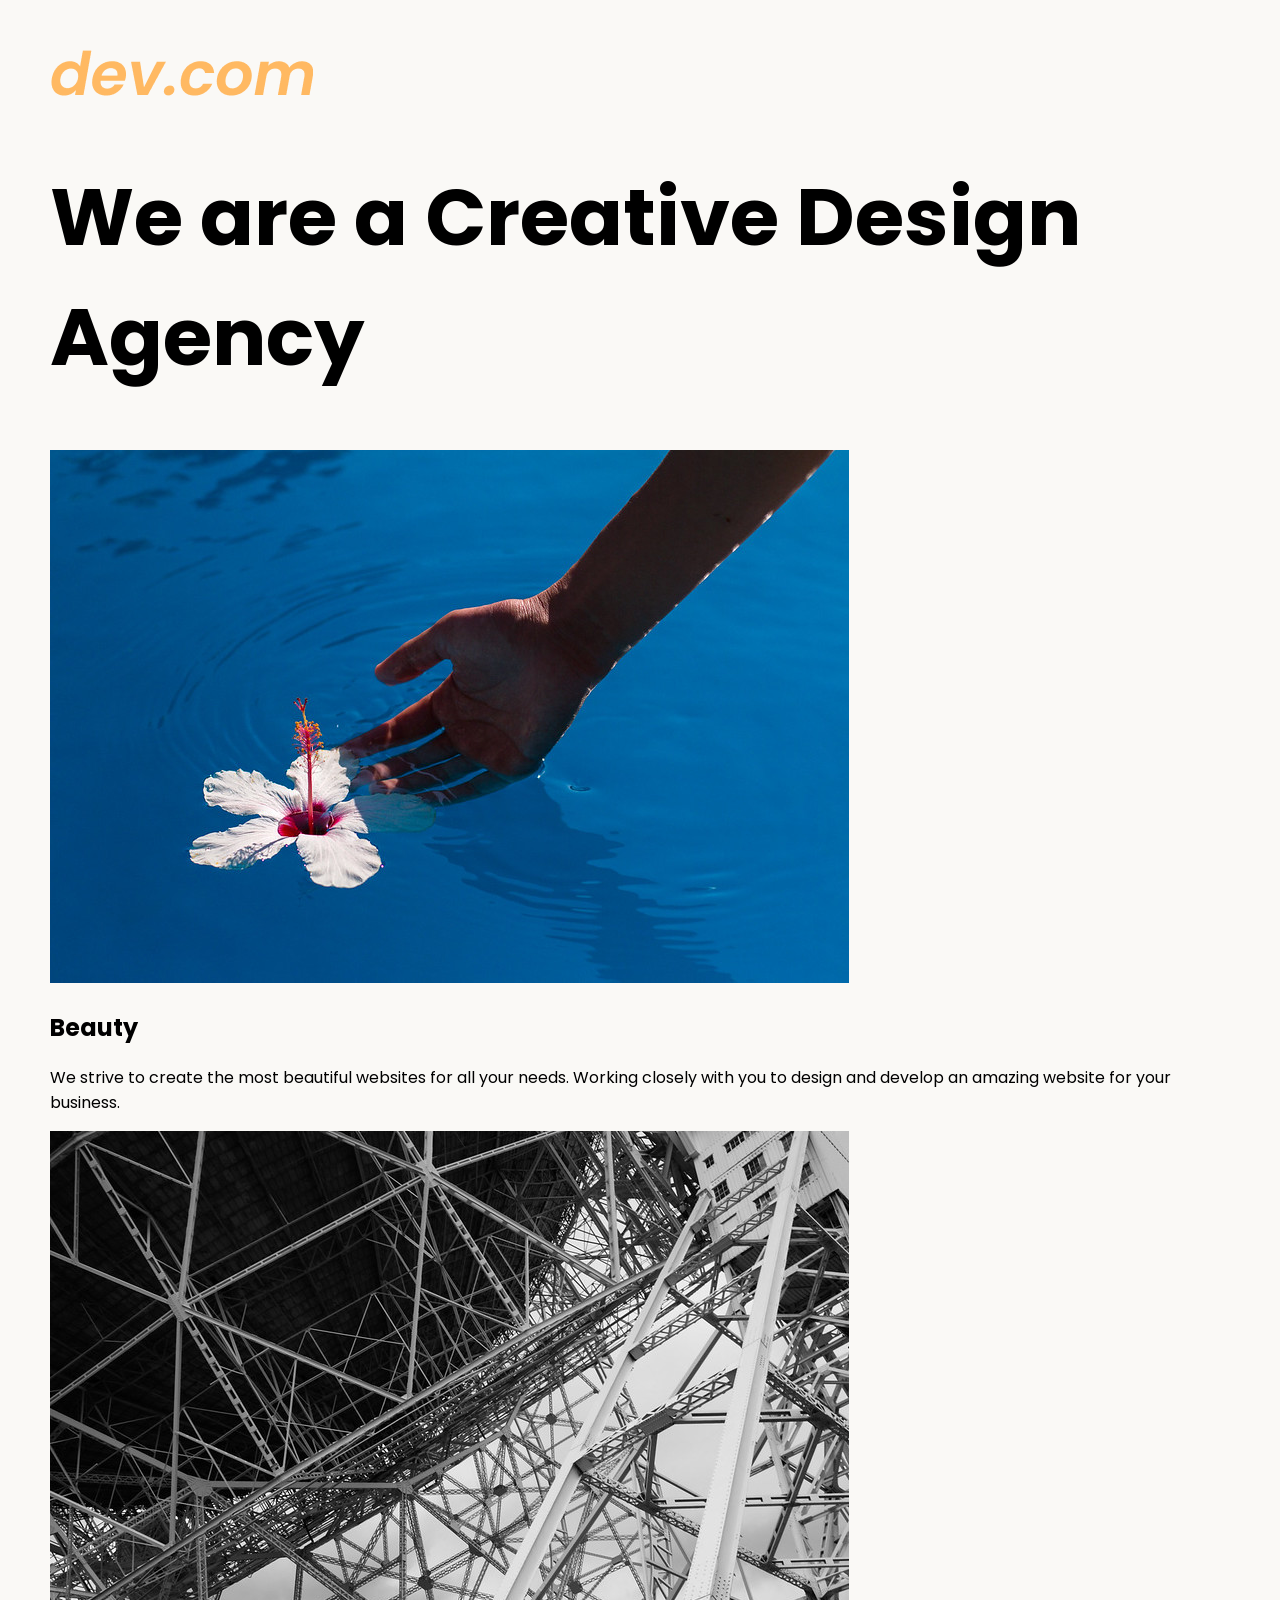
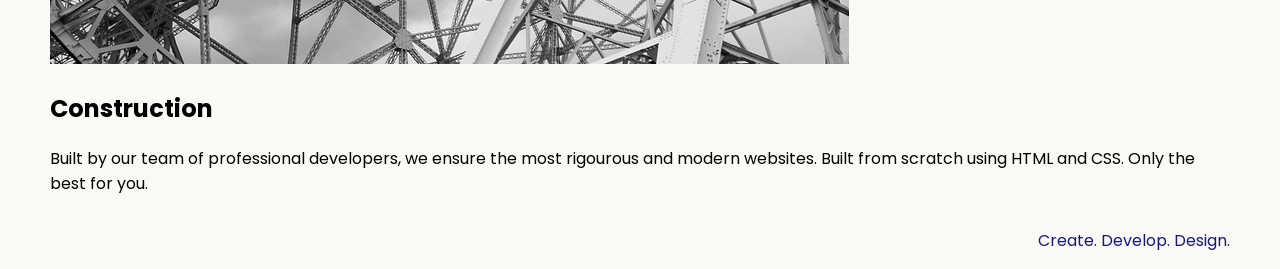
<file: CSS/8.4+Web+Design+Agency+Project/index.html>
<!DOCTYPE html>
<html lang="en">

<head>
  <meta charset="UTF-8">
  <meta name="viewport" content="width=device-width, initial-scale=1.0">
  <title>Web Design Agency Project</title>
  <link rel="stylesheet" href="./style.css">
  <link rel="preconnect" href="https://fonts.googleapis.com">
  <link rel="preconnect" href="https://fonts.gstatic.com" crossorigin>
  <link href="https://fonts.googleapis.com/css2?family=Poppins:wght@400;700&display=swap" rel="stylesheet">
</head>

<body>
  <div class="main">
    <img class="logo" src="./assets/images/logo.png" alt="logo">
    <h1>We are a Creative Design Agency</h1>
    <div class="left card"><img class="tile-image" src="./assets/images/beautiful.jpg" alt="hand and flower in water">
      <h2 class="card-title">Beauty</h2>
      <p class="card-text">We strive to create the most beautiful websites for all your needs. Working closely with you
        to
        design and
        develop an amazing website for your business.</p>
    </div>

    <div class="right card"><img class="tile-image" src="./assets/images/construction.jpg" alt="metal structure">
      <h2 class="card-title">Construction</h2>
      <p>Built by our team of professional developers, we ensure the most rigourous and modern websites. Built from
        scratch using HTML and CSS. Only the best for you.</p>
    </div>

  </div>
  <footer>
    <p>Create. Develop. Design.</p>
  </footer>
</body>

</html>
</file>
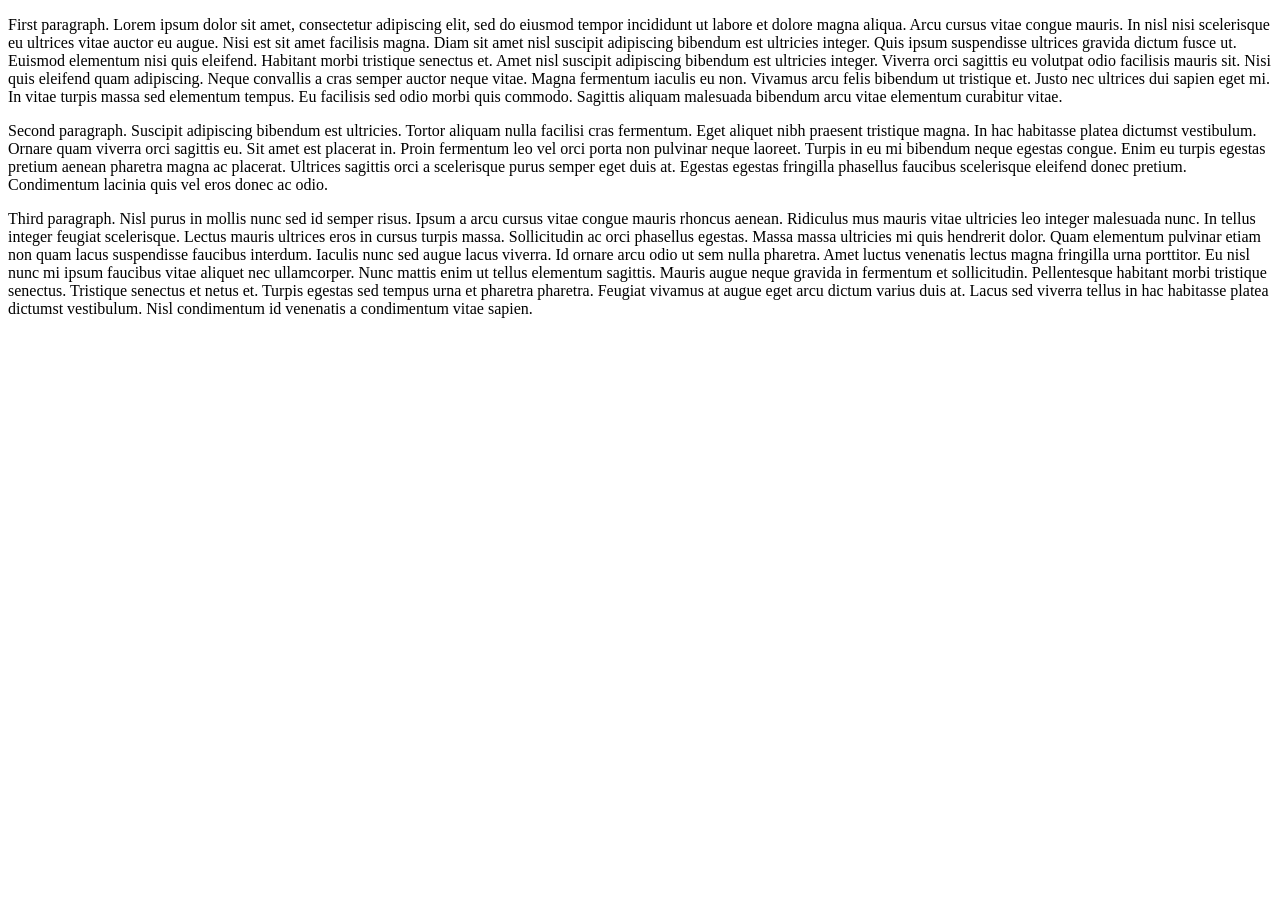
<file: HTML/2.2+Paragraph+Element/index.html>
<!DOCTYPE html>
<html lang="en">
<head>
    <meta charset="UTF-8">
    <meta name="viewport" content="width=device-width, initial-scale=1.0">
    <title>Paragraph Element</title>
</head>
<body>
    
    <p> First paragraph. Lorem ipsum dolor sit amet, consectetur adipiscing elit, sed do eiusmod tempor incididunt ut labore et dolore magna
aliqua. Arcu cursus vitae congue mauris. In nisl nisi scelerisque eu ultrices vitae auctor eu augue. Nisi est sit amet
facilisis magna. Diam sit amet nisl suscipit adipiscing bibendum est ultricies integer. Quis ipsum suspendisse ultrices
gravida dictum fusce ut. Euismod elementum nisi quis eleifend. Habitant morbi tristique senectus et. Amet nisl suscipit
adipiscing bibendum est ultricies integer. Viverra orci sagittis eu volutpat odio facilisis mauris sit. Nisi quis
eleifend quam adipiscing. Neque convallis a cras semper auctor neque vitae. Magna fermentum iaculis eu non. Vivamus arcu
felis bibendum ut tristique et. Justo nec ultrices dui sapien eget mi. In vitae turpis massa sed elementum tempus. Eu
facilisis sed odio morbi quis commodo. Sagittis aliquam malesuada bibendum arcu vitae elementum curabitur vitae.
 </p>


<p> Second paragraph. Suscipit adipiscing bibendum est ultricies. Tortor aliquam nulla facilisi cras fermentum. Eget aliquet nibh praesent
tristique magna. In hac habitasse platea dictumst vestibulum. Ornare quam viverra orci sagittis eu. Sit amet est
placerat in. Proin fermentum leo vel orci porta non pulvinar neque laoreet. Turpis in eu mi bibendum neque egestas
congue. Enim eu turpis egestas pretium aenean pharetra magna ac placerat. Ultrices sagittis orci a scelerisque purus
semper eget duis at. Egestas egestas fringilla phasellus faucibus scelerisque eleifend donec pretium. Condimentum
lacinia quis vel eros donec ac odio. </p>

<p> Third paragraph. Nisl purus in mollis nunc sed id semper risus. Ipsum a arcu cursus vitae congue mauris rhoncus aenean. Ridiculus mus
mauris vitae ultricies leo integer malesuada nunc. In tellus integer feugiat scelerisque. Lectus mauris ultrices eros in
cursus turpis massa. Sollicitudin ac orci phasellus egestas. Massa massa ultricies mi quis hendrerit dolor. Quam
elementum pulvinar etiam non quam lacus suspendisse faucibus interdum. Iaculis nunc sed augue lacus viverra. Id ornare
arcu odio ut sem nulla pharetra. Amet luctus venenatis lectus magna fringilla urna porttitor. Eu nisl nunc mi ipsum
faucibus vitae aliquet nec ullamcorper. Nunc mattis enim ut tellus elementum sagittis. Mauris augue neque gravida in
fermentum et sollicitudin. Pellentesque habitant morbi tristique senectus. Tristique senectus et netus et. Turpis
egestas sed tempus urna et pharetra pharetra. Feugiat vivamus at augue eget arcu dictum varius duis at. Lacus sed
viverra tellus in hac habitasse platea dictumst vestibulum. Nisl condimentum id venenatis a condimentum vitae sapien. </p>
</body>
</html>
</file>
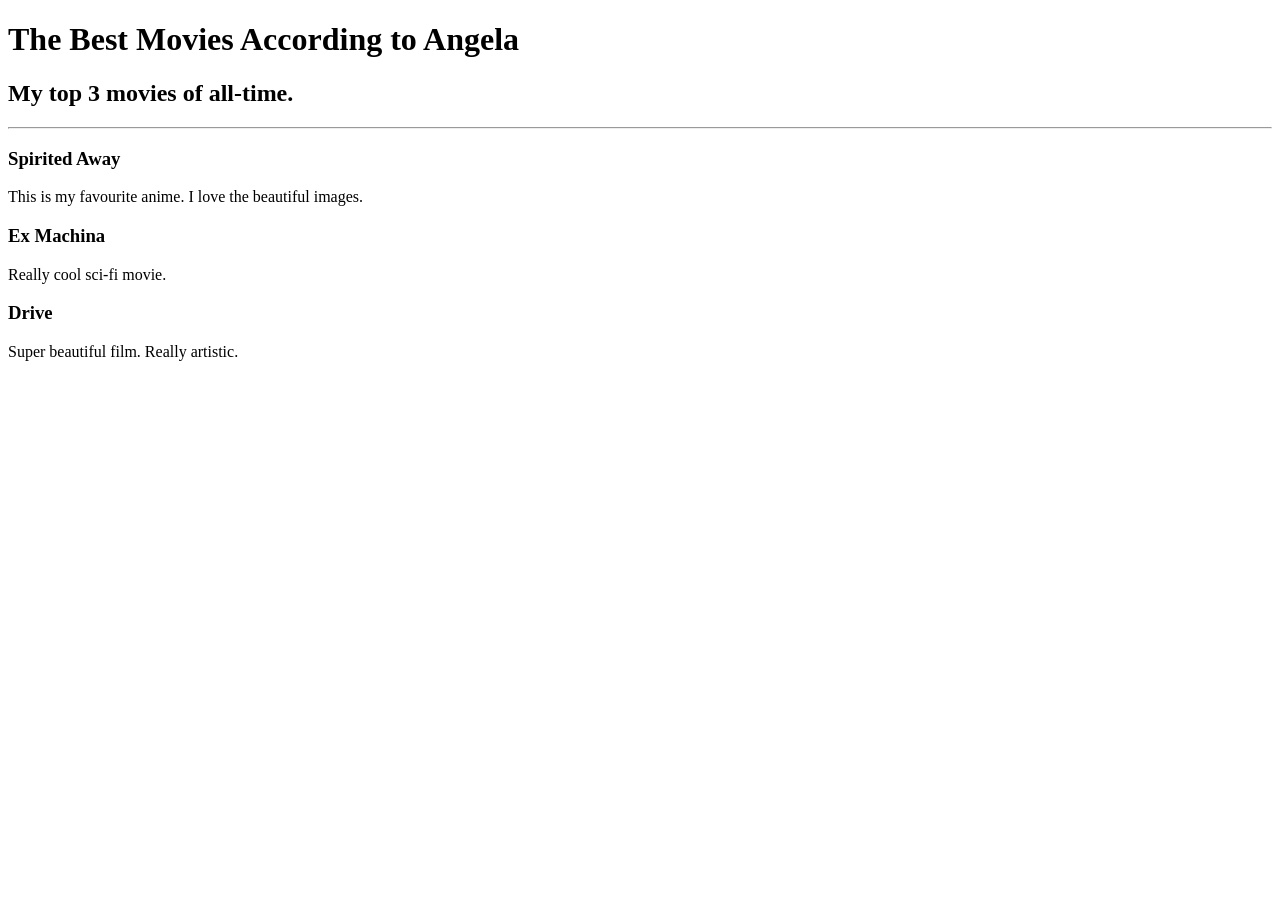
<file: HTML/2.4 Movie+Ranking+Project/index.html>
<!DOCTYPE html>
<html lang="en">

<head>
    <meta charset="UTF-8">
    <meta name="viewport" content="width=device-width, initial-scale=1.0">
    <title>Movie Ranking Project</title>
</head>

<body>
    <h1> The Best Movies According to Angela</h1>

    <h2>My top 3 movies of all-time.</h2>

<hr />

    <h3>Spirited Away</h3>

    <p>This is my favourite anime. I love the beautiful images.</p>

    <h3>Ex Machina</h3>

    <p>Really cool sci-fi movie.</p>

    <h3>Drive</h3>

    <p>Super beautiful film. Really artistic.</p>

</body>

</html>
</file>
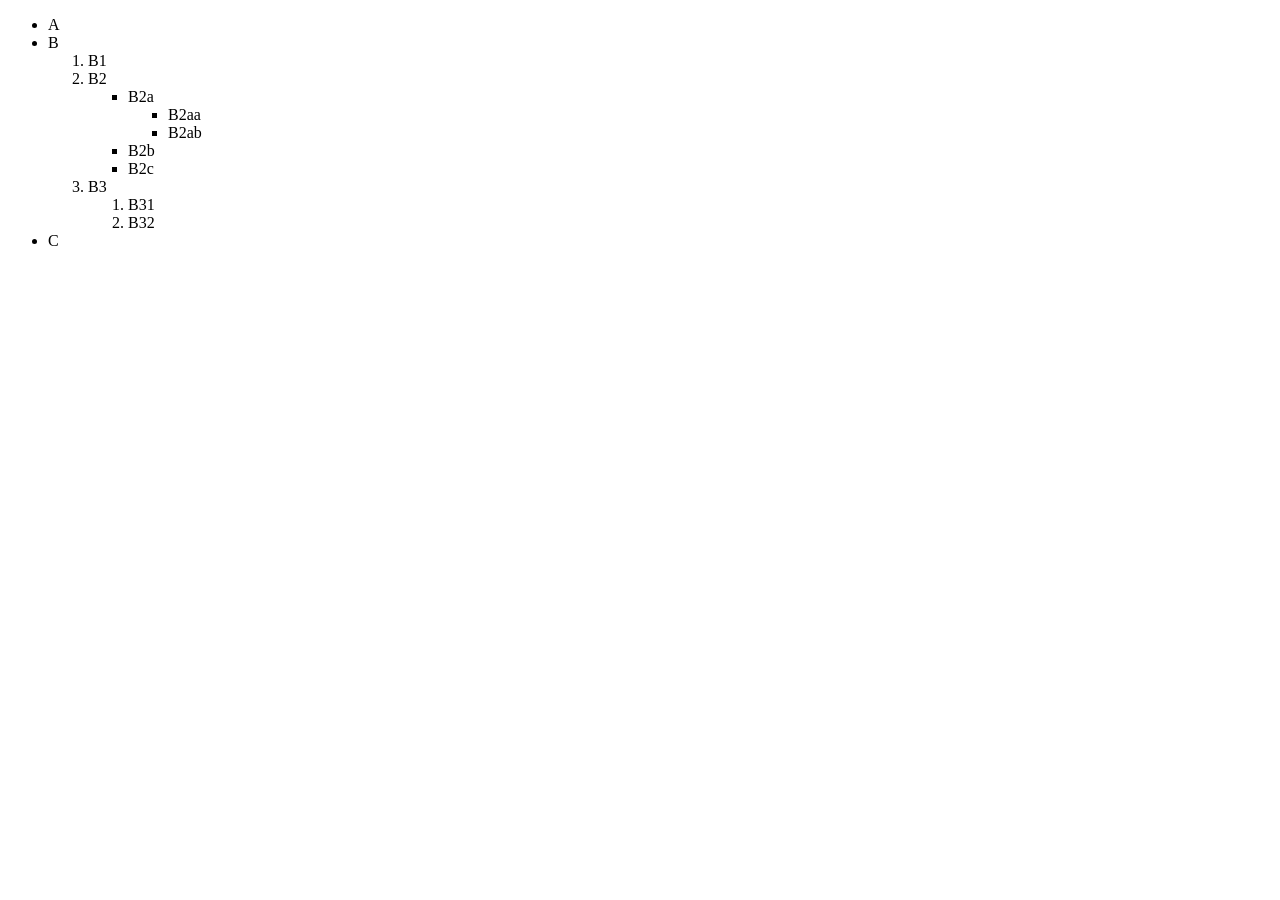
<file: HTML/3.1 Nesting+and+Indentation/index.html>
<!DOCTYPE html>
<html lang="en">

<head>
    <meta charset="UTF-8">
    <meta name="viewport" content="width=device-width, initial-scale=1.0">
    <title>Nesting and Indentation</title>
</head>

<body>
    <ul>
        <li>A</li>
        <li>B
            <ol>
                <li>B1</li>
                <li>B2</li>
                <ul>
                    <li>B2a</li>
                    <ul>
                        <li>B2aa</li>
                        <li>B2ab</li>
                    </ul>
                    <li>B2b</li>
                    <li>B2c</li>
                </ul>
                <li>B3</li>
                <ol>
                    <li>B31</li>
                    <li>B32</li>
                </ol>
        </li>
        </ol>
        </li>
        <li>C</li>
    </ul>
</body>

</html>
</file>
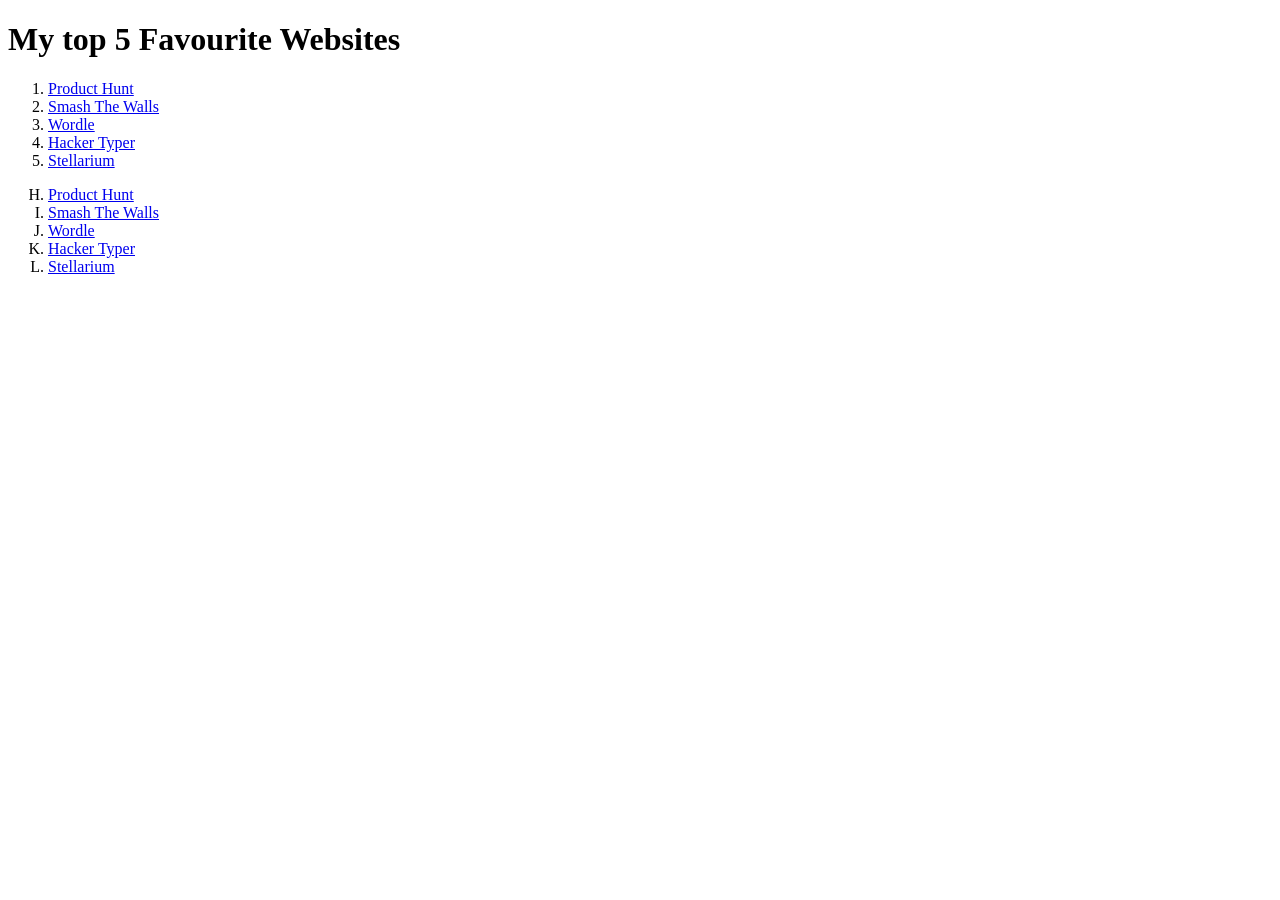
<file: HTML/3.2 Anchor+Elements/index.html>
<!DOCTYPE html>
<html lang="en">
<head>
    <meta charset="UTF-8">
    <meta name="viewport" content="width=device-width, initial-scale=1.0">
    <title>Anchor Elements</title>
</head>
<body>
    <h1>My top 5 Favourite Websites</h1>

    <ol>
        <li><a href="https://www.producthunt.com/"> Product Hunt </a></li>
        <li><a href="https://smashthewalls.com/"> Smash The Walls</a></li>
        <li><a href="https://wordly.org/"> Wordle</a></li>
        <li><a href="https://hackertyper.net/"> Hacker Typer</a></li>
        <li><a href="https://stellarium.org/"> Stellarium</a></li>
    </ol>

    <ol type="A" start="8">
        <li><a  href="https://www.producthunt.com/"> Product Hunt </a></li>
        <li><a href="https://smashthewalls.com/"> Smash The Walls</a></li>
        <li><a href="https://wordly.org/"> Wordle</a></li>
        <li><a href="https://hackertyper.net/"> Hacker Typer</a></li>
        <li><a href="https://stellarium.org/"> Stellarium</a></li>
    </ol>
</body>
</html>
</file>
<file: CSS/11.3 TinDog Project/css/style.css>
.gradient-background {
  background: linear-gradient(300deg, #00bfff, #ff4c68, #ef8172);
  background-size: 180% 180%;
  animation: gradient-animation 18s ease infinite;
}

@keyframes gradient-animation {
  0% {
    background-position: 0% 50%;
  }
  50% {
    background-position: 100% 50%;
  }
  100% {
    background-position: 0% 50%;
  }
}

.icon-square {
  width: 3rem;
  height: 3rem;
  border-radius: 0.75rem;
}

.profile-img {
  height: 100px;
  border-radius: 50%;
}
</file>
<file: CSS/5.4+Color+Vocab+Project/style.css>
#red {
  color: red;
}

#blue {
  color: blue;
}

#orange {
  color: orange;
}

#green {
  color: green;
}

#yellow {
  color: yellow;
}

.color-title {
  font-weight: normal;
}

img {
  height: 200px;
  width: 200px;
}
</file>
<file: CSS/6.4+Motivation+Meme+Project/style.css>
img{
    width: 100%;
    border: 5px solid white;
   }

body{
    background-color: black;
}

h1{
    text-transform: uppercase;
    font-size: 3rem;
    font-family: libre Baskerville,serif;
}

.poster{
    width: 50%;
    margin: 25%;
    margin-top: 100px;
    color: white;
    text-align: center;
    
}
</file>
<file: CSS/8.4+Web+Design+Agency+Project/style.css>
body {
  font-family: "Poppins", sans-serif;
  margin: 50px 50px 0 50px;
  background-color: #faf9f6;
  display: flex;
  flex-direction: column;
  min-height: 95vh;
}
.main {
  flex: 1;
}

h1 {
  font-size: 5rem;
}

footer {
  text-align: right;
  color: midnightblue;
}
</file>
